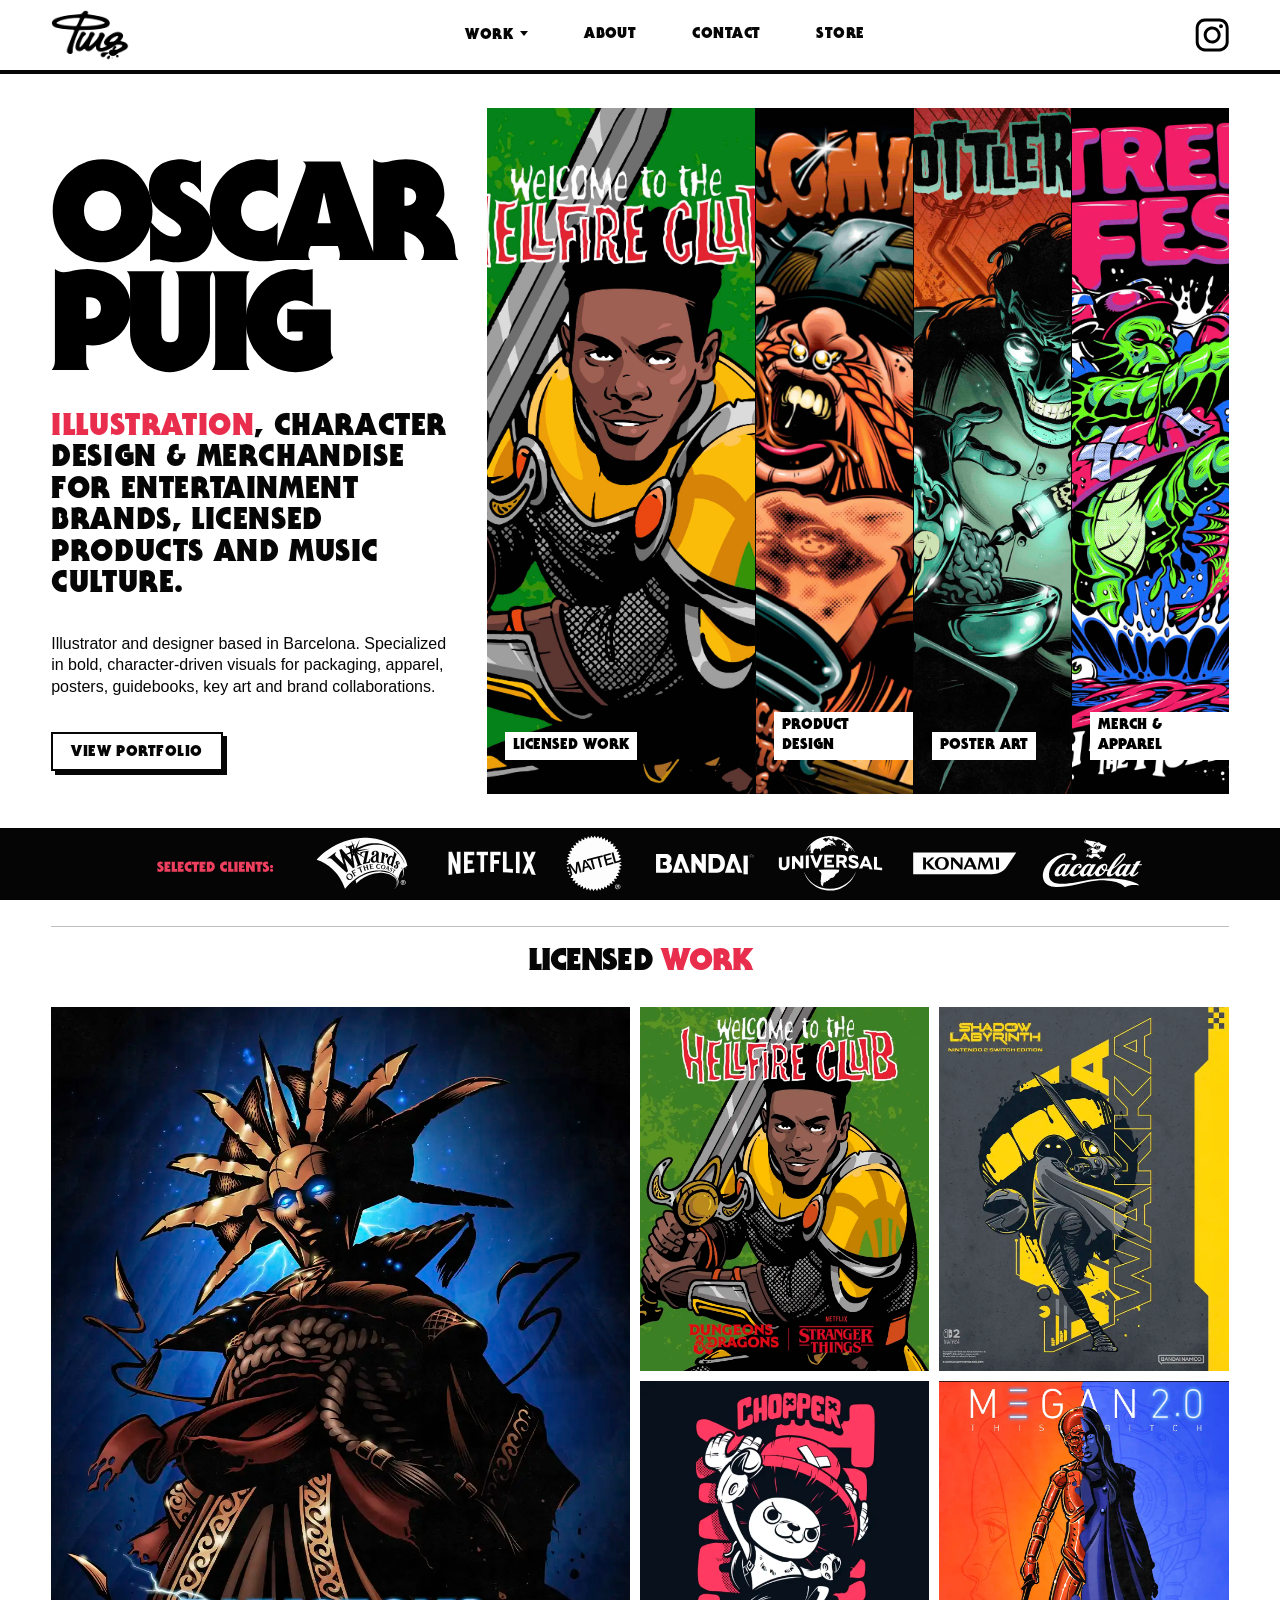
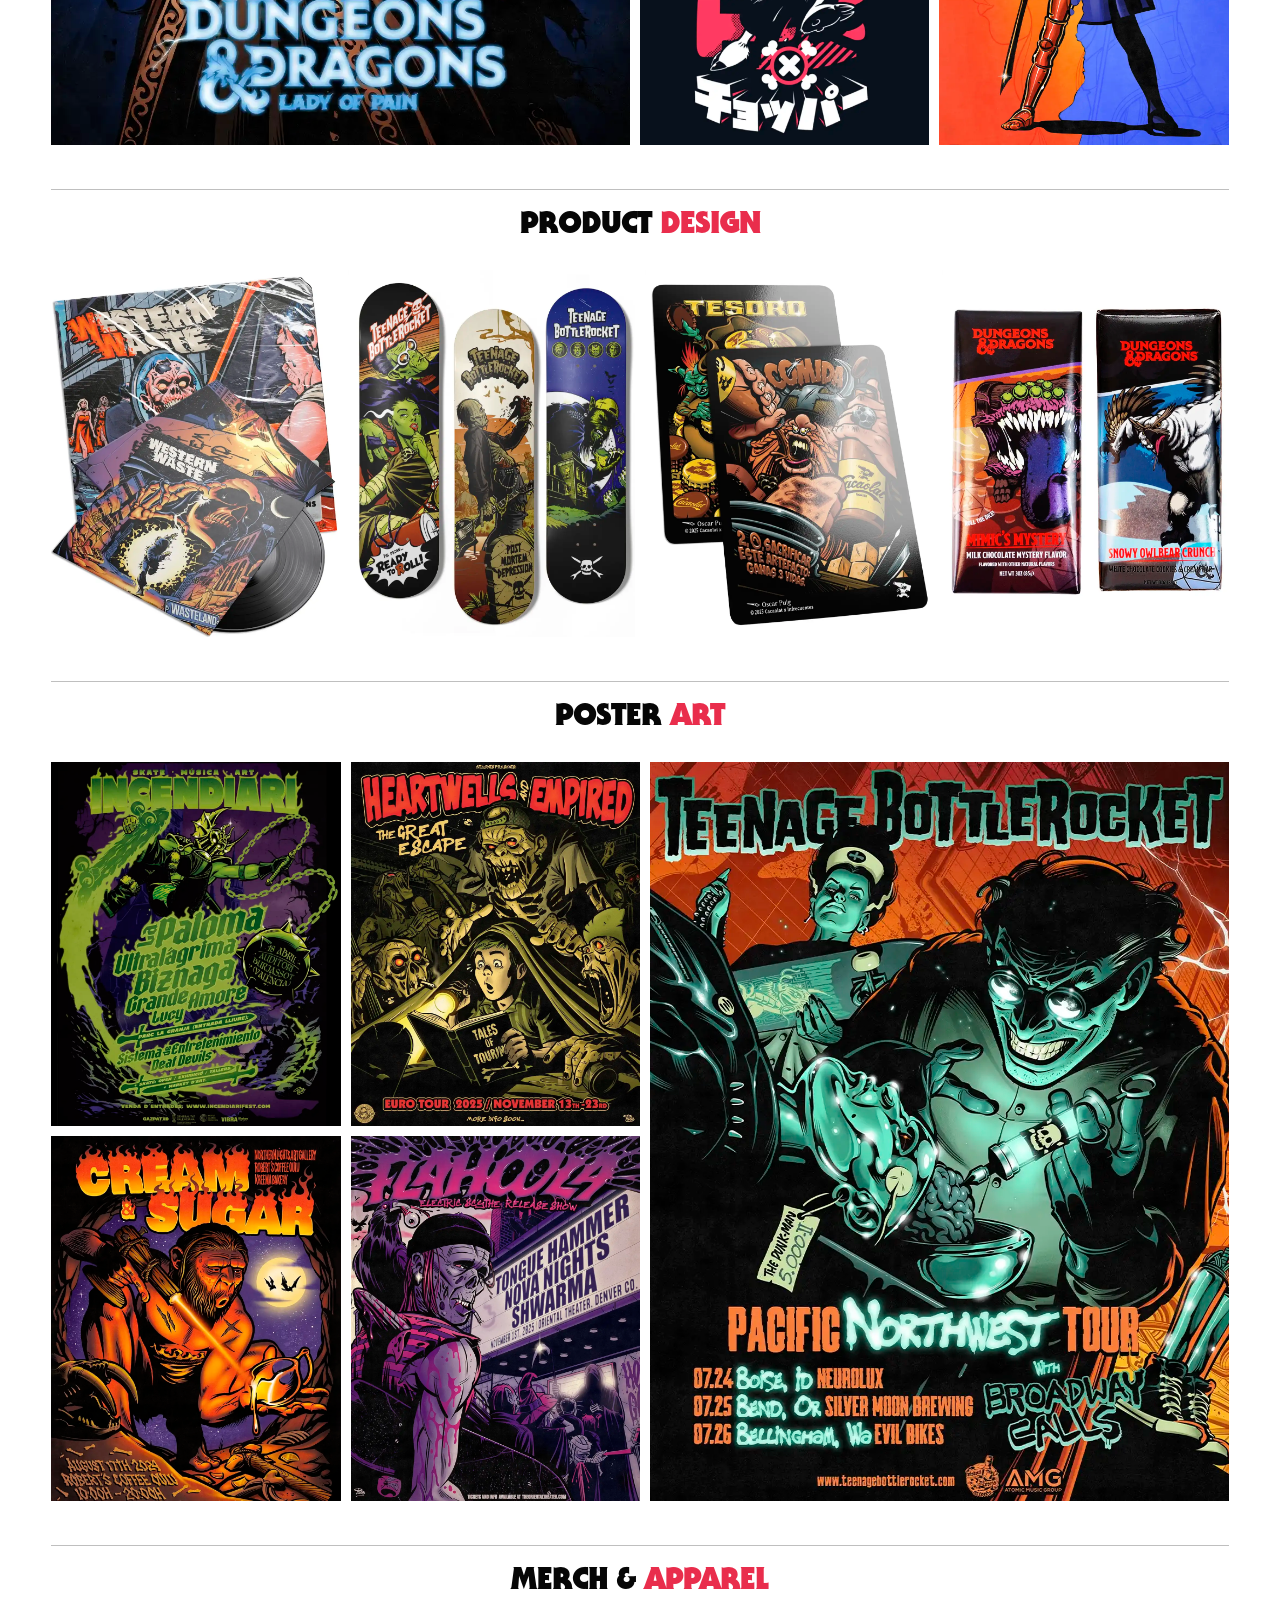
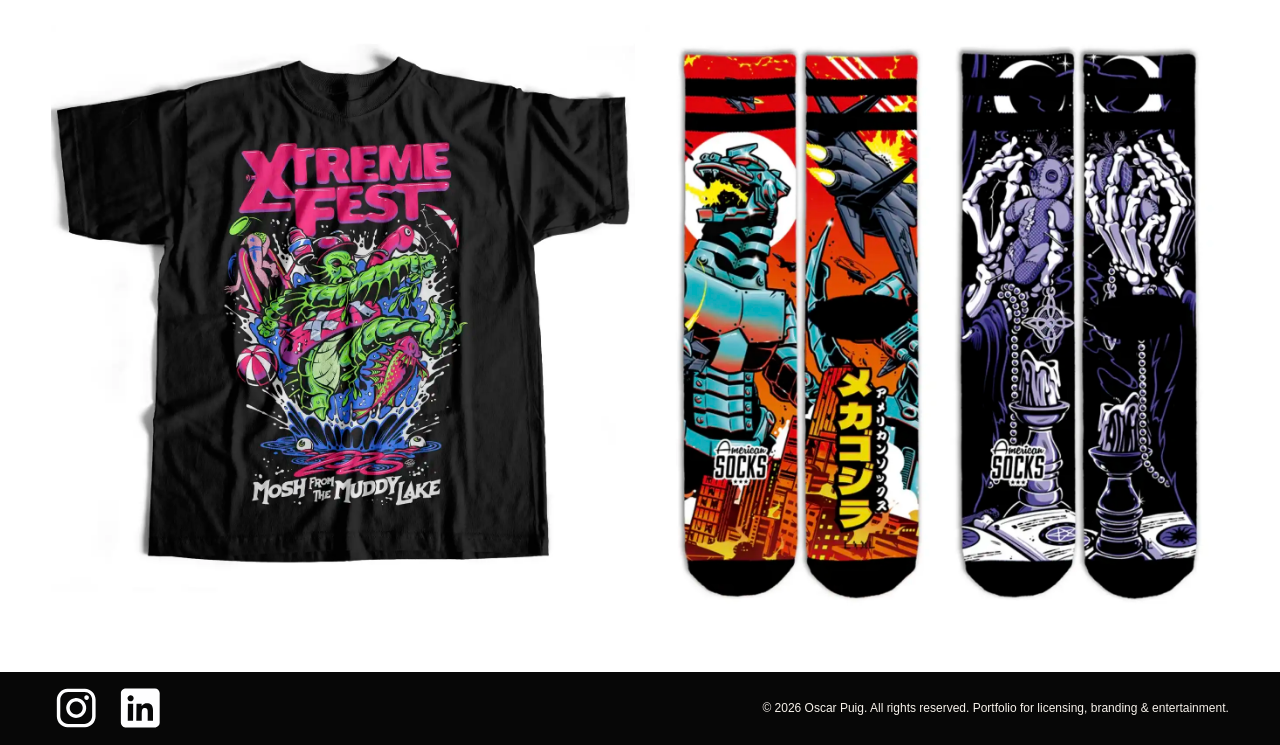
<file: index.html>
<!doctype html>
<html lang="es">
<head>
  <meta charset="utf-8">
  <meta name="viewport" content="width=device-width, initial-scale=1">
  <title>Oscar Puig — Portfolio</title>
  <meta name="description" content="Portfolio de ilustración, licensed work, apparel, poster art y packaging.">
<!-- Open Graph / Link Preview -->
  <meta property="og:title" content="Oscar Puig — Illustration & Character Design">
  <meta property="og:description" content="Illustration, character design and merchandise for entertainment brands, licensed products and music culture.">
  <meta property="og:image" content="https://oscarpuig.com/assets/img/social/og-image.jpg">
  <meta property="og:url" content="https://oscarpuig.com">
  <meta property="og:type" content="website">

  <!-- Twitter / X Preview -->
  <meta name="twitter:card" content="summary_large_image">
  <meta name="twitter:title" content="Oscar Puig — Illustration">
  <meta name="twitter:description" content="Illustration, character design and merchandise for entertainment brands, licensed products and music culture.">
  <meta name="twitter:image" content="https://oscarpuig.com/assets/img/social/og-image.jpg">

  <link rel="icon" type="image/png" href="assets/img/favicon/favicon.png">
  <link rel="stylesheet" href="assets/css/styles.css">
</head>

<body>
  <header class="site-header">
    <div class="nav-wrap">
      <a class="logo" href="index.html#home" aria-label="Ir a inicio">
        <img src="assets/img/logos/logo.gif" alt="OP">
      </a>

   <nav class="main-nav" aria-label="Navegación principal">
  <div class="nav-dropdown">
    <a class="nav-dropdown-trigger" href="index.html#licensed-work">
      Work
    </a>

    <div class="nav-dropdown-menu">
      <a href="index.html#licensed-work">Licensed Work</a>
      <a href="index.html#packaging">Product Design</a>
      <a href="index.html#poster-art">Poster Art</a>
      <a href="index.html#merch-apparel">Merch & Apparel</a>
    </div>
  </div>

  <a href="about.html">About</a>
  <a href="contact.html">Contact</a>
  <a href="https://lostmerch.com/collections/felina" target="_blank" rel="noopener">Store</a>
</nav>

      <a
        class="eye-link header-instagram"
        href="https://www.instagram.com/oscarpuig_bf/"
        target="_blank"
        rel="noopener"
        aria-label="Instagram"
      >
        <img src="assets/img/social/instagram-2.svg" alt="Instagram">
      </a>
    </div>
  </header>

  <main>
    <div class="index-screen">
      <section id="home" class="section hero" data-nav-section>
        <div class="hero-copy">
          <div class="intro-kicker"></div>

          <img
  class="hero-name-logo"
  src="assets/img/logos/logo-oscar.svg"
  alt="Oscar Puig"
>

          <p class="lead">
            <span class="accent-word">ILLUSTRATION</span>, CHARACTER DESIGN & MERCHANDISE FOR
            ENTERTAINMENT BRANDS, LICENSED PRODUCTS AND MUSIC CULTURE.
          </p>

          <p>
            Illustrator and designer based in Barcelona. Specialized in bold, character-driven visuals for packaging,
            apparel, posters, guidebooks, key art and brand collaborations.
          </p>

          <a class="hero-work-btn" href="#licensed-work">View Portfolio</a>
        </div>

        <div class="hero-cards" aria-label="Categorías de trabajo">
          <a class="hero-card" href="#licensed-work">
            <img src="assets/img/hero/licensed-work.jpg" alt="Licensed Work">
            <span class="hero-label">LICENSED WORK</span>
          </a>

          <a class="hero-card" href="#packaging">
            <img src="assets/img/hero/packaging.jpg" alt="Packaging">
            <span class="hero-label">PRODUCT DESIGN</span>
          </a>

          <a class="hero-card" href="#poster-art">
            <img src="assets/img/hero/poster-art.jpg" alt="Poster Art">
            <span class="hero-label">POSTER ART</span>
          </a>

          <a class="hero-card" href="#merch-apparel">
            <img src="assets/img/hero/merch-apparel.jpg" alt="Merch and Apparel">
            <span class="hero-label">MERCH & APPAREL</span>
          </a>
        </div>
      </section>

      <div class="brand-strip">
        <img src="assets/img/logos/brand-strip.svg" alt="Selected works and brand logos">
      </div>
    </div>

    <section id="licensed-work" class="section work-section" data-nav-section>
      <h2 class="section-title">Licensed <span>Work</span></h2>

      <div class="gallery licensed-grid">
        <article
          class="tile big"
          data-title="Dungeons & Dragons"
          data-desc="Character development for the Dungeons & Dragons ® Illustration Guide 2024–2025, featuring pose exploration and final vector deliverables."
          data-full="assets/img/projects/project-detail-01.webp"
        >
          <img src="assets/img/work/project-01.webp" alt="Dungeons & Dragons">

          <div class="tile-copy">
            <h3>Dungeons & Dragons</h3>
            <p>Character development & Illustration Guide.</p>
          </div>
        </article>

        <article
          class="tile"
          data-title="Welcome To The Hellfire Club"
          data-desc="Character development for the Stranger Things ®: Welcome to the Hellfire Club box set, including pose exploration and final vector assets created to match the game’s established illustration style."
          data-full="assets/img/projects/project-detail-02.webp"
        >
          <img src="assets/img/work/project-02.webp" alt="Stranger Things">

          <div class="tile-copy">
            <h3>Stranger Things</h3>
            <p>Welcome to the Hellfire Club Box Set.</p>
          </div>
        </article>

        <article
          class="tile"
          data-title="Shadow Labyrinth"
          data-desc="Character design development for Bandai Namco’s ® Shadow Labyrinth, including pose exploration and vector-style artwork for Sword Man and Gaya, created for merchandise applications. Final mockups by Fraktal Studio."
          data-full="assets/img/projects/project-detail-03.webp"
        >
          <img src="assets/img/work/project-03.webp" alt="Shadow Labyrinth">

          <div class="tile-copy">
            <h3>Shadow Labyrinth</h3>
            <p>Merch Guide & Character Development.</p>
          </div>
        </article>

        <article
          class="tile"
          data-title="Tony Tony Chopper"
          data-desc="Character development for One Piece Season 2, focusing on Tony Tony Chopper for merchandise and apparel applications. Work included exploration of both updated and classic visual styles, with the final direction leaning into the classic style. Mockups by Fraktal Studio."
          data-full="assets/img/projects/project-detail-04.webp"
        >
          <img src="assets/img/work/project-04.webp" alt="Tony Tony Chopper">

          <div class="tile-copy">
            <h3>One Piece</h3>
            <p>Tony Tony Chopper.</p>
          </div>
        </article>

        <article
          class="tile"
          data-title="M3GAN 2.0"
          data-desc="Developed visual explorations for the M3GAN 2.0 movie illustrated guide, focusing on simple vector line art and cyber-futuristic art applications."
          data-full="assets/img/projects/project-detail-05.webp"
        >
          <img src="assets/img/work/project-05.webp" alt="M3GAN 2.0">

          <div class="tile-copy">
            <h3>M3GAN 2.0</h3>
            <p>Visual explorations.</p>
          </div>
        </article>
      </div>
    </section>

    <section id="packaging" class="section work-section" data-nav-section>
      <h2 class="section-title">Product <span>Design<span></h2>

      <div class="gallery packaging-grid">
        <article
          class="tile"
          data-title="Album Artwork"
          data-desc="Album artwork and packaging design for music bands, including cover art, inlays, booklets, and additional visual assets for physical and digital releases."
          data-full="assets/img/projects/project-detail-14.webp"
        >
          <img src="assets/img/work/project-14.webp" alt="Album Artwork">

          <div class="tile-copy">
            <h3>Album Artwork</h3>
            <p>Cover Art & Packaging Design.</p>
          </div>
        </article>

        <article
          class="tile"
          data-title="Skateboard Decks"
          data-desc="Signature Teenage Bottlerocket Deck Collection through the years."
          data-full="assets/img/projects/project-detail-15.webp"
        >
          <img src="assets/img/work/project-15.webp" alt="Skateboard Decks">

          <div class="tile-copy">
            <h3>Skateboard Decks</h3>
            <p>Teenage Bottlerocket Deck Collection.</p>
          </div>
        </article>

        <article
          class="tile"
          data-title="MTG Custom Tokens"
          data-desc="Signature Food & Treasure Tokens for Cacaolat ® in collaboration with Infrecuentes as a promotional asset for Infrefest 2025."
          data-full="assets/img/projects/project-detail-16.webp"
        >
          <img src="assets/img/work/project-16.webp" alt="MTG Custom Tokens">

          <div class="tile-copy">
            <h3>Cards</h3>
            <p>MTG Custom Tokens.</p>
          </div>
        </article>

        <article
          class="tile"
          data-title="D&D Chocolate Bars"
          data-desc="Packaging design for Dungeons & Dragons ® chocolate bars, including Mimic’s Mystery Flavor & OwlBear Crunch."
          data-full="assets/img/projects/project-detail-17.webp"
        >
          <img src="assets/img/work/project-17.webp" alt="D&D Chocolate Bars">

          <div class="tile-copy">
            <h3>Chocolate Bars</h3>
            <p>D&D Chocolate Bars.</p>
          </div>
        </article>
      </div>
    </section>

    <section id="poster-art" class="section work-section" data-nav-section>
      <h2 class="section-title">Poster <span>Art</span></h2>

      <div class="gallery poster-grid">
        <article
          class="tile"
          data-title="Incendiary Fest"
          data-desc="Poster art for Incendiary Fest 2026, Valencia, Spain."
          data-full="assets/img/projects/project-detail-09.webp"
        >
          <img src="assets/img/work/project-09.webp" alt="Incendiary Fest">

          <div class="tile-copy">
            <h3>Incendiary Fest</h3>
            <p>Edition 2026.</p>
          </div>
        </article>

        <article
          class="tile"
          data-title="Heartwells & Empired"
          data-desc="Poster art for Heartwells & Empired co-headline Europe Tour 2025."
          data-full="assets/img/projects/project-detail-10.webp"
        >
          <img src="assets/img/work/project-10.webp" alt="Heartwells and Empired">

          <div class="tile-copy">
            <h3>Heartwells & Empired</h3>
            <p>Europe Tour 2025.</p>
          </div>
        </article>

        <article
          class="tile big"
          data-title="Teenage Bottlerocket"
          data-desc="Poster art collection for Teenage Bottlerocket's several tours through the years."
          data-full="assets/img/projects/project-detail-13.webp"
        >
          <img src="assets/img/work/project-13.webp" alt="Teenage Bottlerocket">

          <div class="tile-copy">
            <h3>Teenage Bottlerocket</h3>
            <p>Band Poster Collection.</p>
          </div>
        </article>

        <article
          class="tile"
          data-title="Cream & Sugar"
          data-desc="Poster art for Northern Light's fest Cream & Sugar, 2024, Sweden."
          data-full="assets/img/projects/project-detail-11.webp"
        >
          <img src="assets/img/work/project-11.webp" alt="Cream and Sugar">

          <div class="tile-copy">
            <h3>Cream & Sugar</h3>
            <p>Northern Lights.</p>
          </div>
        </article>

        <article
          class="tile"
          data-title="Flahoola"
          data-desc="Poster art for Electryc Scythe's Release Show, 2025, Denver."
          data-full="assets/img/projects/project-detail-12.webp"
        >
          <img src="assets/img/work/project-12.webp" alt="Flahoola">

          <div class="tile-copy">
            <h3>Flahoola</h3>
            <p>Electryc Scythe Release Show.</p>
          </div>
        </article>
      </div>
    </section>

    <section id="merch-apparel" class="section work-section" data-nav-section>
      <h2 class="section-title">Merch & <span>Apparel</span></h2>

      <div class="gallery merch-grid">
        <article
          class="tile"
          data-title="T-Shirt Design"
          data-desc="Illustrated T-shirt design for apparel and merchandise, developing bold, wearable graphics adapted for print production."
          data-full="assets/img/projects/project-detail-06.webp"
        >
          <img src="assets/img/work/project-06.webp" alt="T-Shirt Design">

          <div class="tile-copy">
            <h3>T-Shirt Design</h3>
            <p>T-shirt graphics and print-ready artwork.</p>
          </div>
        </article>

        <article
          class="tile"
          data-title="American Socks"
          data-desc="Custom sock design for American Socks’ 2025–2026 collection, featuring the Mechagodzilla Mid High and Voodoo Mid High designs."
          data-full="assets/img/projects/project-detail-07.webp"
        >
          <img src="assets/img/work/project-07.webp" alt="American Socks">

          <div class="tile-copy">
            <h3>American Socks</h3>
            <p>Signature sock collection.</p>
          </div>
        </article>
      </div>
    </section>
  </main>

  <div class="modal" id="projectModal" aria-hidden="true">
    <div class="modal-card" role="dialog" aria-modal="true" aria-labelledby="modalTitle">
      <button class="modal-close" type="button" aria-label="Cerrar">×</button>

      <div class="modal-content">
        <div class="modal-image">
          <img id="modalImg" alt="">
        </div>

        <div class="modal-text">
          <h2 id="modalTitle">Project</h2>
          <p id="modalDesc">Descripción del proyecto.</p>
        </div>
      </div>
    </div>
  </div>

  <footer class="site-footer">
    <div class="footer-inner">
      <div class="footer-socials">
        <a href="https://www.instagram.com/oscarpuigdraws/" target="_blank" rel="noopener" aria-label="Instagram">
          <img src="assets/img/social/instagram.svg" alt="Instagram">
        </a>

        <a href="https://www.linkedin.com/" target="_blank" rel="noopener" aria-label="LinkedIn">
          <img src="assets/img/social/linkedin.svg" alt="LinkedIn">
        </a>
      </div>

      <div class="footer-copy">
        © 2026 Oscar Puig. All rights reserved. Portfolio for licensing, branding & entertainment.
      </div>
    </div>
  </footer>

  <script src="assets/js/main.js"></script>
</body>
</html>
</file>
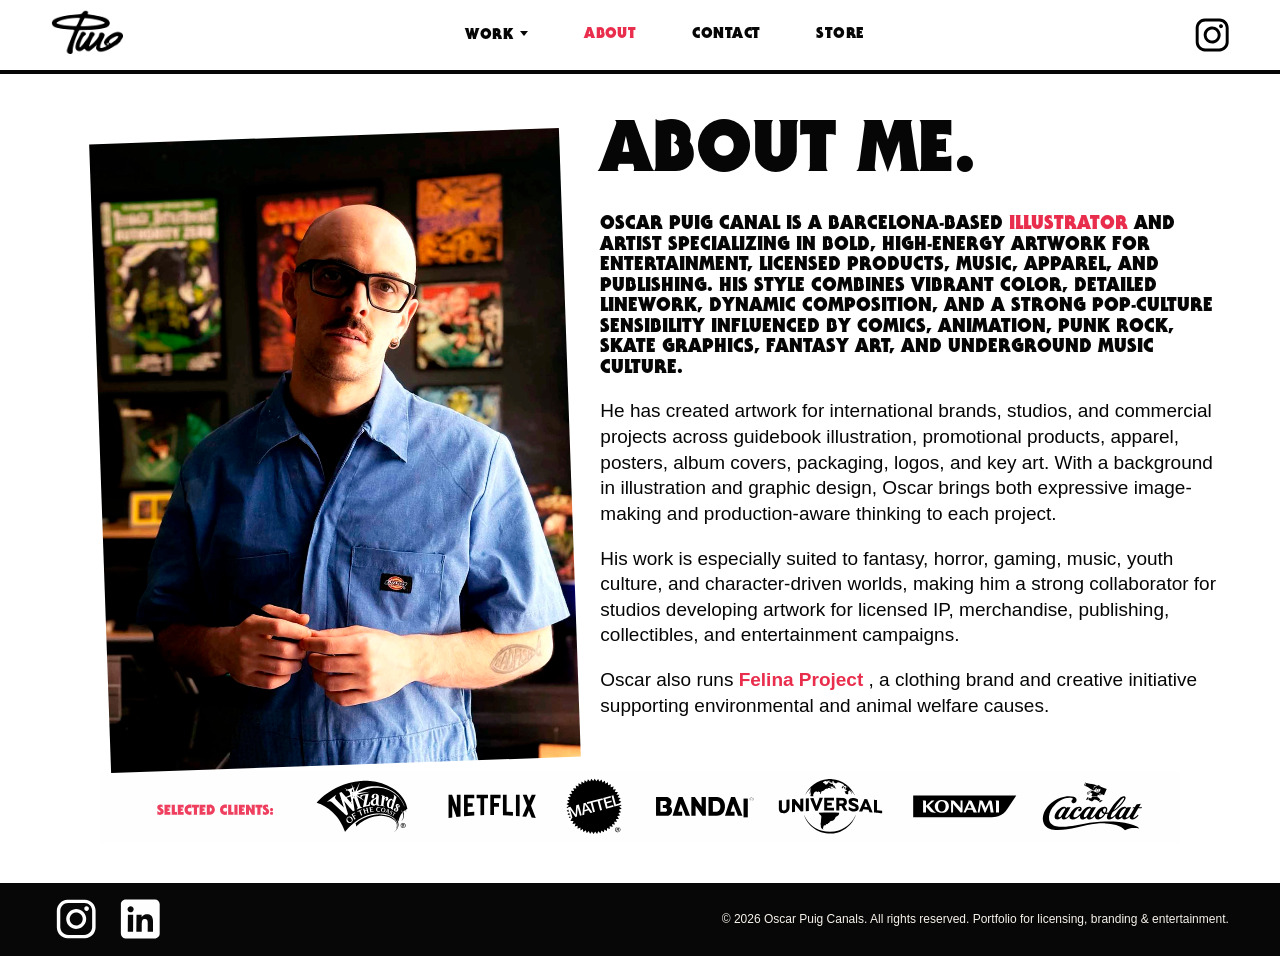
<file: about.html>
<!doctype html>
<html lang="es">
<head>
  <meta charset="utf-8">
  <meta name="viewport" content="width=device-width, initial-scale=1">
  <title>Oscar Puig - About</title>
  <link rel="stylesheet" href="assets/css/styles.css">
<!-- Open Graph / Link Preview -->
  <meta property="og:title" content="Oscar Puig — Illustration & Character Design">
  <meta property="og:description" content="Illustration, character design and merchandise for entertainment brands, licensed products and music culture.">
  <meta property="og:image" content="https://oscarpuig.com/assets/img/social/og-image.jpg">
  <meta property="og:url" content="https://oscarpuig.com">
  <meta property="og:type" content="website">

  <!-- Twitter / X Preview -->
  <meta name="twitter:card" content="summary_large_image">
  <meta name="twitter:title" content="Oscar Puig — Illustration & Character Design">
  <meta name="twitter:description" content="Illustration, character design and merchandise for entertainment brands, licensed products and music culture.">
  <meta name="twitter:image" content="https://oscarpuig.com/assets/img/social/og-image.jpg">

  <link rel="icon" type="image/png" href="assets/img/favicon/favicon.png">
  <link rel="stylesheet" href="assets/css/styles.css">
</head>

<body>
  <header class="site-header">
  <div class="nav-wrap">
    <a class="logo" href="index.html#home" aria-label="Ir a inicio">
      <img src="assets/img/logos/logo.gif" alt="OP">
    </a>

<nav class="main-nav" aria-label="Navegación principal">
  <div class="nav-dropdown">
    <a class="nav-dropdown-trigger" href="index.html#licensed-work">
      Work
    </a>

    <div class="nav-dropdown-menu">
      <a href="index.html#licensed-work">Licensed Work</a>
      <a href="index.html#packaging">Product Design</a>
      <a href="index.html#poster-art">Poster Art</a>
      <a href="index.html#merch-apparel">Merch & Apparel</a>
    </div>
  </div>

  <a class="active" href="about.html">About</a>
  <a href="contact.html">Contact</a>
  <a href="https://lostmerch.com/collections/felina" target="_blank" rel="noopener">Store</a>
</nav>
    <a
      class="eye-link header-instagram"
      href="https://www.instagram.com/oscarpuig_bf/"
      target="_blank"
      rel="noopener"
      aria-label="Instagram"
    >
      <img src="assets/img/social/instagram-2.svg" alt="Instagram">
    </a>
  </div>
</header>

  <main class="section about-page">
    <section class="about-hero">
      <div class="photo-tape">
        <img src="assets/img/about/profile-placeholder.webp" alt="Oscar Puig">
      </div>

      <div class="about-copy">
        <h1>About Me.</h1>

        <p class="bold-intro">
          Oscar Puig Canal is a Barcelona-based <span>illustrator</span> and artist specializing in bold, high-energy artwork for entertainment, licensed products, music, apparel, and publishing. His style combines vibrant color, detailed linework, dynamic composition, and a strong pop-culture sensibility influenced by comics, animation, punk rock, skate graphics, fantasy art, and underground music culture.
        </p>

        <p>
          He has created artwork for international brands, studios, and commercial projects across guidebook illustration, promotional products, apparel, posters, album covers, packaging, logos, and key art. With a background in illustration and graphic design, Oscar brings both expressive image-making and production-aware thinking to each project.
        </p>

        <p>
          His work is especially suited to fantasy, horror, gaming, music, youth culture, and character-driven worlds, making him a strong collaborator for studios developing artwork for licensed IP, merchandise, publishing, collectibles, and entertainment campaigns. 

        <p>
          Oscar also runs <a class="about-link" href="https://lostmerch.com/collections/felina" target="_blank" rel="noopener">
  <strong>Felina Project</strong>
</a>, a clothing brand and creative initiative supporting environmental and animal welfare causes.
        </p>
      </div>
    </section>
  </main>

  <div class="brand-strip brand-strip-about">
  <img src="assets/img/logos/brand-strip-about.svg" alt="Selected works and brand logos">
</div>

  <footer class="site-footer">
    <div class="footer-inner">
      <div class="footer-socials">
        <a href="https://www.instagram.com/oscarpuigdraws/" target="_blank" rel="noopener" aria-label="Instagram">
          <img src="assets/img/social/instagram.svg" alt="Instagram">
        </a>

        <a href="https://www.linkedin.com/" target="_blank" rel="noopener" aria-label="LinkedIn">
          <img src="assets/img/social/linkedin.svg" alt="LinkedIn">
        </a>
      </div>

      <div class="footer-copy">
        © 2026 Oscar Puig Canals. All rights reserved. Portfolio for licensing, branding & entertainment.
      </div>
    </div>
  </footer>

  <script src="assets/js/main.js"></script>
</body>
</html>
</file>
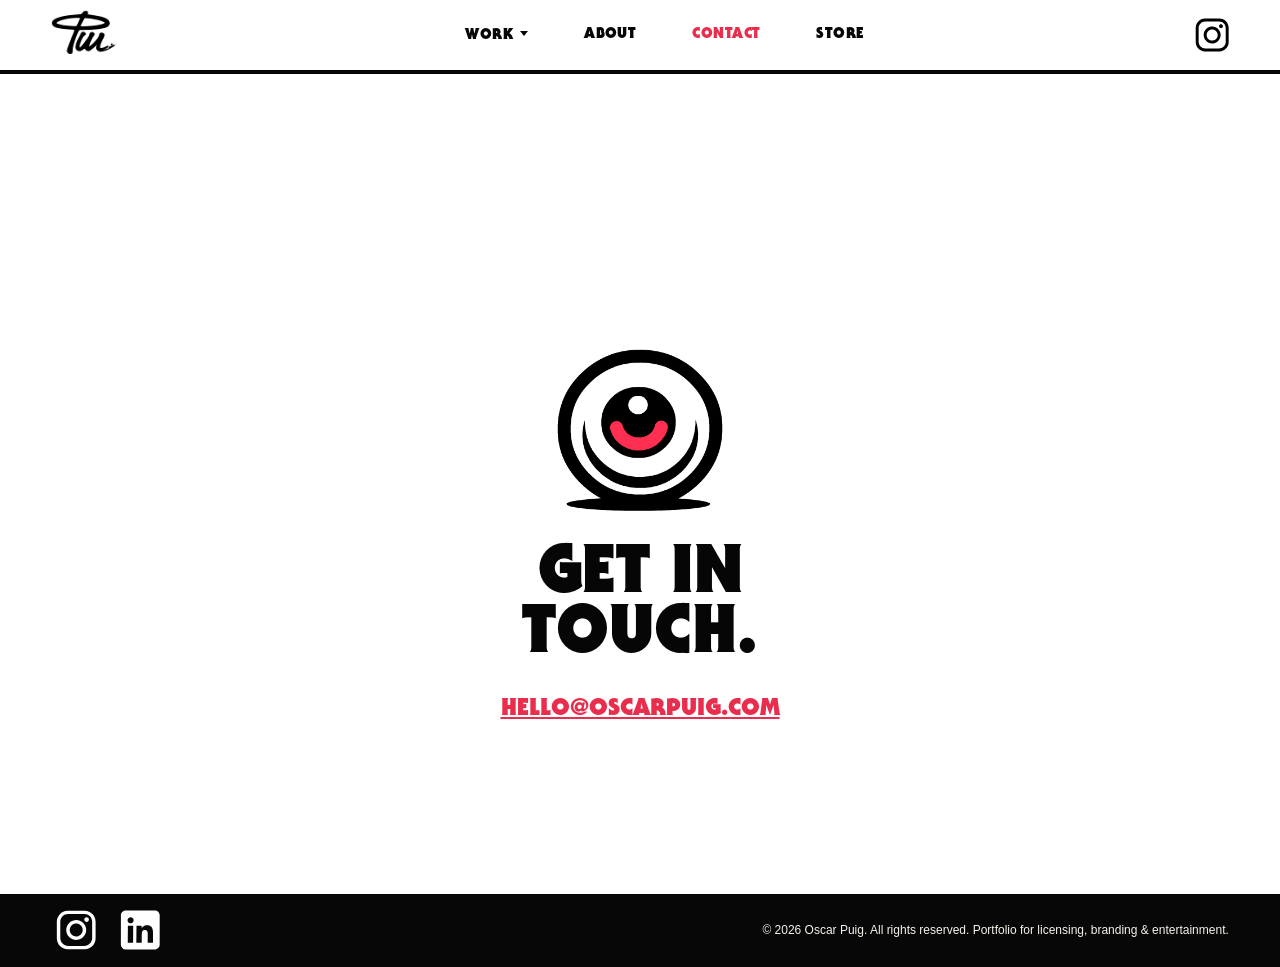
<file: contact.html>
<!doctype html>
<html lang="es">
<head>
  <meta charset="utf-8">
  <meta name="viewport" content="width=device-width, initial-scale=1">
  <title>Oscar Puig - Contact</title>
  <link rel="stylesheet" href="assets/css/styles.css">
<!-- Open Graph / Link Preview -->
  <meta property="og:title" content="Oscar Puig — Illustration & Character Design">
  <meta property="og:description" content="Illustration, character design and merchandise for entertainment brands, licensed products and music culture.">
  <meta property="og:image" content="https://oscarpuig.com/assets/img/social/og-image.jpg">
  <meta property="og:url" content="https://oscarpuig.com">
  <meta property="og:type" content="website">

  <!-- Twitter / X Preview -->
  <meta name="twitter:card" content="summary_large_image">
  <meta name="twitter:title" content="Oscar Puig — Illustration & Character Design">
  <meta name="twitter:description" content="Illustration, character design and merchandise for entertainment brands, licensed products and music culture.">
  <meta name="twitter:image" content="https://oscarpuig.com/assets/img/social/og-image.jpg">

  <link rel="icon" type="image/png" href="assets/img/favicon/favicon.png">
  <link rel="stylesheet" href="assets/css/styles.css">
</head>

<body>
  <header class="site-header">
  <div class="nav-wrap">
    <a class="logo" href="index.html#home" aria-label="Ir a inicio">
      <img src="assets/img/logos/logo.gif" alt="OP">
    </a>

    <nav class="main-nav" aria-label="Navegación principal">
  <div class="nav-dropdown">
    <a class="nav-dropdown-trigger" href="index.html#licensed-work">
      Work
    </a>

    <div class="nav-dropdown-menu">
      <a href="index.html#licensed-work">Licensed Work</a>
      <a href="index.html#packaging">Product Design</a>
      <a href="index.html#poster-art">Poster Art</a>
      <a href="index.html#merch-apparel">Merch & Apparel</a>
    </div>
  </div>

  <a href="about.html">About</a>
  <a class="active" href="contact.html">Contact</a>
  <a href="https://lostmerch.com/collections/felina" target="_blank" rel="noopener">Store</a>
</nav>

    <a
      class="eye-link header-instagram"
      href="https://www.instagram.com/oscarpuig_bf/"
      target="_blank"
      rel="noopener"
      aria-label="Instagram"
    >
      <img src="assets/img/social/instagram-2.svg" alt="Instagram">
    </a>
  </div>
</header>

  <main class="contact-page">
    <section class="contact-box">
      <img class="contact-eye" src="assets/img/logos/eye.gif" alt="">

      <h1>
        Get In<br>
         Touch.
      </h1>

      <a class="contact-email" href="mailto:oscarpuigdraws@gmail.com">
  hello@oscarpuig.com
</a>
    </section>
  </main>

 <footer class="site-footer">
  <div class="footer-inner">
    <div class="footer-socials">
      <a href="https://www.instagram.com/oscarpuigdraws/" target="_blank" rel="noopener" aria-label="Instagram">
        <img src="assets/img/social/instagram.svg" alt="Instagram">
      </a>

      <a href="https://www.linkedin.com/" target="_blank" rel="noopener" aria-label="LinkedIn">
        <img src="assets/img/social/linkedin.svg" alt="LinkedIn">
      </a>
    </div>

    <div class="footer-copy">
      © 2026 Oscar Puig. All rights reserved. Portfolio for licensing, branding & entertainment.
    </div>
  </div>
</footer>
  <script src="assets/js/main.js"></script>
</body>
</html>
</file>
<file: assets/css/styles.css>
@font-face{
  font-family:'ITC Serif Gothic Std Black';
  src:url('../fonts/ITCSerifGothicStdBlack.woff2') format('woff2');
  font-weight:900;
  font-style:normal;
  font-display:swap;
}

/* ============================= */
/* VARIABLES */
/* ============================= */

:root{
  --paper:#ffffff;
  --ink:#060606;
  --muted:#3c3c3c;
  --accent:#e92d4c;
  --line:#0b0b0b;
  --max:1500px;
  --header-real-h:74px;
  --brand-strip-h:clamp(56px, 8svh, 82px);
  --display:'ITC Serif Gothic Std Black','Arial Black',Impact,sans-serif;
  --body:Arial,Helvetica,sans-serif;
}

/* ============================= */
/* BASE */
/* ============================= */

*{
  box-sizing:border-box;
}

html{
  scroll-behavior:smooth;
  background:#070707;
  overflow-y:scroll;
}

body{
  margin:0;
  background:linear-gradient(
    to bottom,
    var(--paper) 0%,
    var(--paper) calc(100% - 72px),
    #070707 calc(100% - 72px),
    #070707 100%
  );
  color:var(--ink);
  font-family:var(--body);
  font-size:16px;
  line-height:1.35;
}

img{
  max-width:100%;
}

.accent-word{
  color:var(--accent);
}

/* ============================= */
/* HEADER */
/* ============================= */

.site-header{
  position:sticky;
  top:0;
  z-index:50;
  background:#ffffff;
  border-bottom:4px solid var(--ink);
  transition:transform .28s ease,box-shadow .28s ease;
}

.site-header.hide{
  transform:translateY(-105%);
}

.nav-wrap{
  width:100%;
  max-width:var(--max);
  margin:0 auto;
  height:70px;
  padding:0 clamp(22px,4vw,68px);
  display:grid;
  grid-template-columns:120px minmax(0,1fr) 70px;
  align-items:center;
}

.logo{
  justify-self:start;
  display:inline-flex;
  width:84px;
  align-items:center;
  background:transparent;
  isolation:auto;
}

.logo img{
  width:78px;
  height:auto;
  display:block;
  mix-blend-mode:multiply;
  filter:contrast(1.15);
}

.main-nav{
  justify-self:center;
  display:flex;
  justify-content:center;
  align-items:center;
  gap:56px;
}

.main-nav a{
  font-family:var(--display);
  font-size:15px;
  color:var(--ink);
  text-decoration:none;
  text-transform:uppercase;
  letter-spacing:.03em;
  transition:color .18s ease;
}

.main-nav a:hover,
.main-nav a.active{
  color:var(--accent);
}

.eye-link{
  justify-self:end;
}

.eye-link.header-instagram{
  justify-self:end;
  width:70px;
  height:70px;
  display:flex;
  align-items:center;
  justify-content:flex-end;
}

.eye-link.header-instagram img{
  width:34px;
  height:34px;
  display:block;
  object-fit:contain;
}

.header-instagram:hover{
  opacity:.75;
}

/* ============================= */
/* NAV DROPDOWN WORK */
/* ============================= */

.nav-dropdown{
  position:relative;
  display:flex;
  align-items:center;
  height:auto;
}

.nav-dropdown-trigger{
  border:0;
  background:transparent;
  padding:0;
  cursor:pointer;

  display:inline-flex;
  align-items:center;
  height:auto;
  line-height:1;

  font-family:var(--display);
  font-size:15px;
  color:var(--ink);
  text-decoration:none;
  text-transform:uppercase;
  letter-spacing:.03em;
}

.nav-dropdown-trigger:hover{
  color:var(--accent);
}

.nav-dropdown::after{
  content:"";
  position:absolute;
  left:0;
  right:0;
  top:100%;
  height:18px;
  background:transparent;
}

.nav-dropdown-menu{
  position:absolute;
  top:calc(100% + 14px);
  left:50%;
  transform:translateX(-50%);

  min-width:210px;
  padding:12px 0;

  background:#ffffff;
  border:2px solid var(--ink);
  box-shadow:4px 4px 0 var(--ink);

  display:flex;
  flex-direction:column;
  gap:0;

  opacity:0;
  visibility:hidden;
  pointer-events:none;

  transition:
    opacity .18s ease,
    visibility .18s ease;

  z-index:80;
}

.nav-dropdown-menu a{
  display:block;
  padding:10px 16px 8px;

  font-family:var(--display);
  font-size:13px;
  line-height:1;
  text-align:left;
  white-space:nowrap;

  color:var(--ink);
  text-decoration:none;
  text-transform:uppercase;
  letter-spacing:.03em;
}

.nav-dropdown-menu a:hover{
  background:var(--accent);
  color:#fff;
}

.nav-dropdown:hover .nav-dropdown-menu,
.nav-dropdown:focus-within .nav-dropdown-menu{
  opacity:1;
  visibility:visible;
  pointer-events:auto;
}

.nav-dropdown.force-close .nav-dropdown-menu{
  opacity:0 !important;
  visibility:hidden !important;
  pointer-events:none !important;
}

.nav-dropdown-trigger::after{
  content:"";
  display:inline-block;
  width:0;
  height:0;
  margin-left:7px;
  transform:translateY(-2px);

  border-left:4px solid transparent;
  border-right:4px solid transparent;
  border-top:5px solid currentColor;
}

/* ============================= */
/* GENERAL SECTIONS */
/* ============================= */

.section{
  max-width:var(--max);
  margin:0 auto;
  padding:32px clamp(24px,4vw,68px);
}

/* ============================= */
/* INDEX FIRST SCREEN */
/* ============================= */

.index-screen{
  height:calc(100svh - var(--header-real-h));
  min-height:560px;
  display:grid;
  grid-template-rows:minmax(0, 1fr) var(--brand-strip-h);
  overflow:hidden;
}

.index-screen .hero{
  min-height:0;
  height:100%;
  max-height:none;

  padding-top:clamp(12px, 2.4svh, 32px);
  padding-bottom:clamp(12px, 2.4svh, 32px);

  overflow:hidden;
}

.index-screen .brand-strip{
  height:var(--brand-strip-h);
  min-height:var(--brand-strip-h);
  max-height:var(--brand-strip-h);

  position:relative;
  z-index:2;
}

.index-screen + .work-section{
  margin-top:0;
}

/* ============================= */
/* HERO */
/* ============================= */

.hero{
  display:grid;
  grid-template-columns:minmax(260px,410px) minmax(520px,1fr);
  gap:clamp(18px, 2vw, 28px);
  align-items:center;
  overflow:hidden;
}

.hero-copy{
  min-width:0;
}

.intro-kicker{
  font-family:var(--display);
  color:var(--accent);
  font-size:17px;
  margin-bottom:24px !important;
}

.hero h1{
  font-family:var(--display);
  font-size:clamp(68px,9vw,126px);
  line-height:.72;
  margin:0 0 4px !important;
  text-transform:uppercase;
  letter-spacing:-.06em;
}

.hero h1 span{
  display:block;
}

.hero h1 span:first-child{
  margin-bottom:18px;
}

.hero-name-logo{
  display:block;
  width:min(100%, 410px);
  max-width:410px;
  height:auto;
  margin:0 0 18px;
}

.hero .lead{
  max-width:510px;
  font-family:var(--display);
  font-weight:900;
  font-size:30px;
  line-height:1.05;
  letter-spacing:.02em;
  text-transform:uppercase;
  margin-top:0 !important;
}

.hero .lead.lead-accent{
  color:#ef3f5f !important;
}

.hero-copy > p:not(.lead){
  max-width:500px;
}

/* ============================= */
/* WORK BUTTON */
/* ============================= */

.hero-work-btn{
  display:inline-flex;
  align-items:center;
  justify-content:center;
  margin-top:18px;
  padding:11px 18px 9px;
  background:#fff;
  color:var(--ink);
  border:2px solid var(--ink);
  font-family:var(--display);
  font-size:15px;
  line-height:1;
  text-transform:uppercase;
  text-decoration:none;
  letter-spacing:.03em;
  box-shadow:4px 4px 0 var(--ink);
  transition:
    background .2s ease,
    color .2s ease,
    transform .2s ease,
    box-shadow .2s ease;
}

.hero-work-btn:hover{
  background:var(--accent);
  color:#fff;
  transform:translate(2px,2px);
  box-shadow:2px 2px 0 var(--ink);
}

/* ============================= */
/* HERO CARDS — ACCORDION SOLO DESKTOP */
/* ============================= */

.hero-cards{
  min-width:0;
  height:100%;
  min-height:0;
  max-height:none;
  display:grid;
  grid-template-columns:1.7fr 1fr 1fr 1fr;
  gap:0;
  align-items:stretch;
  overflow:hidden;
  padding:12px 0;
  background:transparent;
  border:0;
  transition:grid-template-columns .45s cubic-bezier(.22,.61,.36,1);
}

.hero-cards:hover{
  grid-template-columns:1fr 1fr 1fr 1fr;
}

.hero-cards:has(.hero-card:nth-child(1):hover){
  grid-template-columns:2.25fr .82fr .82fr .82fr;
}

.hero-cards:has(.hero-card:nth-child(2):hover){
  grid-template-columns:.82fr 2.25fr .82fr .82fr;
}

.hero-cards:has(.hero-card:nth-child(3):hover){
  grid-template-columns:.82fr .82fr 2.25fr .82fr;
}

.hero-cards:has(.hero-card:nth-child(4):hover){
  grid-template-columns:.82fr .82fr .82fr 2.25fr;
}

.hero-card{
  position:relative;
  display:block;
  height:100%;
  min-width:0;
  overflow:hidden;
  background:#000;
  text-decoration:none;
  border:0;
  border-left:1px solid var(--ink);
  transform:none;
  margin:0;
  clip-path:none;
  isolation:isolate;
}

.hero-card:first-child{
  border-left:0;
}

.hero-card::before,
.hero-card::after{
  display:none;
}

.hero-card:not(:first-child){
  border-left:1px solid var(--ink);
}

.hero-card img{
  width:100%;
  height:100%;
  max-width:none;
  display:block;
  object-fit:cover;
  object-position:center;
  transform:scale(1.02);
  filter:saturate(.96) contrast(.99);
  transition:
    transform .55s cubic-bezier(.22,.61,.36,1),
    filter .35s ease;
}

.hero-card:hover img{
  transform:scale(1.09);
  filter:saturate(1.04) contrast(1.03);
}

.hero-label{
  position:absolute;
  left:18px;
  bottom:34px;
  z-index:8;
  background:#fff;
  color:#000;
  font-family:var(--display);
  font-size:15px;
  padding:4px 8px;
  transform:none;
}

/* ============================= */
/* BRAND STRIP */
/* ============================= */

.brand-strip{
  width:100%;
  height:var(--brand-strip-h);
  background:#050505;
  display:flex;
  align-items:center;
  justify-content:center;
  overflow:hidden;
  padding:0 clamp(18px, 3vw, 32px);
}

.brand-strip img{
  display:block;
  width:auto;
  height:auto;
  max-width:100%;
  max-height:125%;
  object-fit:contain;
}

.brand-strip-about{
  background:#fff;
}

/* ============================= */
/* WORK SECTIONS */
/* ============================= */

.section-title{
  font-family:var(--display);
  font-size:31px;
  text-align:center;
  margin:0 auto 22px;
  text-transform:uppercase;
  border-top:1px solid rgba(0,0,0,.25);
  padding-top:16px;
  letter-spacing:-.03em;
}

.section-title span{
  color:var(--accent);
}

.work-section{
  padding-top:26px;
  padding-bottom:18px;
}

.gallery{
  width:100%;
  display:grid;
  gap:10px;
  align-items:stretch;
  grid-auto-flow:dense;
}

.tile{
  position:relative;
  overflow:hidden;
  background:#111;
  cursor:pointer;
  min-height:0;
  aspect-ratio:4 / 5;
}

.tile.big{
  grid-row:span 2;
}

.tile.wide{
  grid-column:auto;
}

.tile img{
  width:100%;
  height:100%;
  display:block;
  object-fit:cover;
  object-position:center center;
  transition:transform .45s ease,filter .45s ease;
}

.tile::after{
  content:"";
  position:absolute;
  inset:0;
  background:rgba(0,0,0,0);
  transition:background .35s ease;
}

.tile:hover img{
  transform:scale(1.07);
  filter:brightness(.65);
}

.tile:hover::after{
  background:rgba(0,0,0,.28);
}

.tile-copy{
  position:absolute;
  inset:0;
  z-index:2;
  color:#fff;
  display:flex;
  flex-direction:column;
  align-items:center;
  justify-content:center;
  text-align:center;
  padding:24px;
  opacity:0;
  transform:translateY(8px);
  transition:opacity .25s ease,transform .25s ease;
}

.tile:hover .tile-copy{
  opacity:1;
  transform:translateY(0);
}

.tile-copy h3{
  font-family:var(--display);
  font-size:clamp(18px,2.2vw,34px);
  line-height:.9;
  margin:0 0 8px;
  text-transform:uppercase;
}

.tile-copy p{
  font-size:16px;
  max-width:330px;
  margin:0;
}

/* Licensed Work */
.licensed-grid{
  grid-template-columns:2fr 1fr 1fr;
  grid-template-rows:repeat(2,1fr);
  grid-auto-rows:1fr;
  aspect-ratio:1.595 / 1;
}

.licensed-grid .tile{
  aspect-ratio:auto;
}

.licensed-grid .big{
  grid-column:1;
  grid-row:1 / span 2;
}

/* Merch & Apparel */
.merch-grid{
  grid-template-columns:repeat(2,1fr);
  grid-template-rows:1fr;
  aspect-ratio:2 / 1;
}

.merch-grid .tile{
  aspect-ratio:auto;
}

/* Poster Art */
.poster-grid{
  grid-template-columns:1fr 1fr 2fr;
  grid-template-rows:repeat(2,1fr);
  aspect-ratio:1.595 / 1;
}

.poster-grid .tile{
  aspect-ratio:auto;
}

.poster-grid .big{
  grid-column:3;
  grid-row:1 / span 2;
}

/* Packaging */
.packaging-grid{
  grid-template-columns:repeat(4,1fr);
  grid-template-rows:1fr;
  aspect-ratio:3.205 / 1;
}

.packaging-grid .tile{
  aspect-ratio:auto;
}

/* ============================= */
/* MODAL — PROYECTOS */
/* ============================= */

.modal{
  position:fixed;
  inset:0;
  z-index:100;
  display:flex;
  align-items:flex-start;
  justify-content:center;
  padding:62px 28px 46px;
  background:rgba(0,0,0,.85);
  overflow:auto;
  opacity:0;
  visibility:hidden;
  pointer-events:none;
  transition:
    opacity .35s ease,
    visibility .35s ease;
}

.modal.open{
  opacity:1;
  visibility:visible;
  pointer-events:auto;
}

.modal-card{
  position:relative;
  width:min(1080px,92vw);
  background:transparent;
  border:0;
  box-shadow:none;
  overflow:visible;
  opacity:0;
  transform:translateY(28px) scale(.97);
  transition:
    opacity .45s ease,
    transform .45s cubic-bezier(.22,.61,.36,1);
}

.modal.open .modal-card{
  opacity:1;
  transform:translateY(0) scale(1);
}

.modal-close{
  position:sticky;
  top:18px;
  left:100%;
  z-index:120;
  width:42px;
  height:42px;
  margin-left:auto;
  margin-right:-8px;
  margin-bottom:10px;
  border:0;
  background:transparent;
  color:#fff;
  font-family:var(--display);
  font-size:42px;
  line-height:1;
  cursor:pointer;
  transition:
    transform .2s ease,
    opacity .2s ease;
}

.modal-close:hover{
  transform:scale(1.12);
  opacity:.75;
}

.modal-content{
  display:flex;
  flex-direction:column;
  align-items:center;
  gap:22px;
}

.modal-text{
  order:-1;
  width:75%;
  padding:0;
  color:#fff;
  text-align:center;
  background:transparent;
}

.modal-text h2{
  font-family:var(--display);
  font-size:clamp(20px,2.6vw,36px);
  line-height:.9;
  margin:0 0 8px;
  text-transform:uppercase;
  color:#fff;
}

.modal-text p{
  max-width:600px;
  margin:0 auto;
  font-size:15px;
  line-height:1.35;
  color:#fff;
  background:transparent;
}

.modal-text .store-note{
  display:none;
}

.modal-image{
  width:100%;
  min-height:0;
  display:flex;
  justify-content:center;
  align-items:flex-start;
  background:transparent;
  overflow:visible;
}

.modal-image img{
  display:block;
  width:60%;
  max-width:900px;
  height:auto;
  max-height:none;
  object-fit:contain;
  background:transparent;
  box-shadow:none;
  opacity:0;
  transform:scale(.96);
  transition:
    opacity .5s ease .08s,
    transform .5s cubic-bezier(.22,.61,.36,1) .08s;
}

.modal.open .modal-image img{
  opacity:1;
  transform:scale(1);
}

/* ============================= */
/* ABOUT */
/* ============================= */

.contact-page{
  min-height:calc(100vh - 120px);
}

.about-page{
  min-height:0;
  padding-top:26px;
  padding-bottom:0;
}

.about-hero{
  display:grid;
  grid-template-columns:minmax(320px, .95fr) minmax(460px, 1.15fr);
  gap:30px;
  align-items:start;
  border-bottom:0;
  padding-top:26px;
  padding-bottom:6px;
}

.about-page + .brand-strip{
  margin-top:0;
}

.photo-tape{
  position:relative;
  justify-self:end;
  align-self:start;
  width:min(100%, 470px);
  margin:10px 0 0 0;
  transform:rotate(-2deg);
}

.photo-tape img{
  width:100%;
  display:block;
  border:0;
  box-shadow:0 2px 8px rgba(0,0,0,0);
}

.about-copy{
  justify-self:start;
  max-width:680px;
}

.about-copy h1{
  font-family:var(--display);
  font-size:72px;
  line-height:.85;
  margin:0 0 28px;
  text-transform:uppercase;
}

.contact-box h1{
  font-family:var(--display);
  font-size:44px;
  margin:0 0 25px;
  text-transform:uppercase;
}

.bold-intro{
  font-family:var(--display);
  font-size:19px;
  line-height:1.08;
  text-transform:uppercase;
}

.bold-intro span,
.red{
  color:var(--accent);
}

.about-copy p{
  font-size:19px;
  max-width:620px;
}

.about-link{
  color:var(--accent);
  text-decoration:none;
}

.about-link:hover{
  color:var(--ink);
  text-decoration:underline;
}

.brand-logos{
  display:flex;
  flex-wrap:wrap;
  gap:18px 28px;
  margin-top:30px;
  font-family:var(--display);
  font-size:22px;
  align-items:center;
}

.caption{
  font-family:'Comic Sans MS',cursive;
  font-size:27px;
  text-align:center;
  background:#ede5da;
  padding:8px 18px;
  width:max-content;
  margin:-8px auto 0;
  position:relative;
}

/* ============================= */
/* CONTACT */
/* ============================= */

.contact-page{
  display:grid;
  place-items:center;
  text-align:center;
  padding-top:60px;
}

.contact-box{
  transform:translateY(-20px);
}

.contact-eye{
  width:170px;
  margin:0 auto 28px;
}

.contact-box h1{
  font-size:68px;
  line-height:.88;
}

.contact-email{
  font-family:var(--display);
  color:var(--accent);
  font-size:24px;
  text-transform:uppercase;
}

.contact-email:hover{
  color:#000;
}

/* ============================= */
/* FOOTER */
/* ============================= */

.site-footer{
  background:#070707;
  color:#f7f2eb;
  margin-top:40px;
  margin-bottom:0;
  border-bottom:1px solid #070707;
}

.footer-inner{
  max-width:var(--max);
  min-height:72px;
  margin:0 auto;
  padding:0 clamp(24px,4vw,68px);
  display:flex;
  align-items:center;
  justify-content:space-between;
  gap:24px;
  font-size:12px;
}

.footer-socials{
  display:flex;
  align-items:center;
  justify-content:flex-start;
  gap:14px;
}

.footer-socials a{
  width:50px;
  height:50px;
  display:grid;
  place-items:center;
  text-decoration:none;
  transition:
    transform .2s ease,
    opacity .2s ease;
}

.footer-socials a:hover{
  transform:translateY(-2px);
  opacity:.75;
}

.footer-socials img{
  width:40px;
  height:40px;
  display:block;
  object-fit:contain;
}

.footer-copy{
  margin-left:auto;
  text-align:right;
  max-width:720px;
}

/* ============================= */
/* PANTALLAS BAJAS — PORTÁTILES */
/* ============================= */

@media (max-height:760px) and (min-width:981px){
  .index-screen{
    height:calc(100svh - var(--header-real-h));
    min-height:0;
  }

  .index-screen .hero{
    padding-top:clamp(8px, 1.8svh, 18px);
    padding-bottom:clamp(8px, 1.8svh, 18px);
  }

  .hero{
    gap:22px;
  }

  .hero-name-logo{
    max-width:330px;
    margin-bottom:14px;
  }

  .hero h1{
    font-size:clamp(58px,7vw,96px);
  }

  .hero .lead{
    font-size:23px;
    line-height:1.04;
    max-width:430px;
  }

  .hero-copy > p:not(.lead){
    font-size:14px;
    line-height:1.28;
    max-width:430px;
  }

  .hero-work-btn{
    margin-top:12px;
    padding:9px 15px 8px;
    font-size:13px;
  }

  .hero-cards{
    height:100%;
    padding:0;
  }

  .brand-strip{
    height:var(--brand-strip-h);
  }

  .brand-strip img{
    max-height:100%;
  }
}

@media (max-height:650px) and (min-width:981px){
  .index-screen .hero{
    padding-top:8px;
    padding-bottom:8px;
  }

  .hero-name-logo{
    max-width:285px;
    margin-bottom:10px;
  }

  .hero .lead{
    font-size:20px;
    max-width:390px;
  }

  .hero-copy > p:not(.lead){
    font-size:13px;
    line-height:1.25;
    max-width:390px;
  }

  .hero-cards{
    height:100%;
  }

  .brand-strip{
    height:var(--brand-strip-h);
  }

  .brand-strip img{
    max-height:100%;
  }
}

/* ============================= */
/* RESPONSIVE TABLET */
/* ============================= */

@media (max-width:980px){
  :root{
    --brand-strip-h:70px;
  }

  .nav-wrap{
    grid-template-columns:80px 1fr;
  }

  .header-instagram,
  .eye-link.header-instagram{
    display:none !important;
  }

  .main-nav{
    gap:22px;
  }

  .index-screen{
    height:auto;
    min-height:0;
    display:flex;
    flex-direction:column;
    overflow:visible;
  }

  .index-screen .hero{
    min-height:auto;
    height:auto;
    padding-top:34px;
    padding-bottom:24px;
    overflow:visible;
  }

  .hero{
    grid-template-columns:1fr;
    gap:18px;
    min-height:auto;
    height:auto;
    max-height:none;
    padding-top:34px;
    padding-bottom:24px;
    overflow:visible;
  }

  .hero-cards,
  .index-screen .hero-cards{
    height:520px;
    min-height:0;
    max-height:none;
    overflow:hidden;
    padding:0;
    gap:4px;
    grid-template-columns:repeat(4,1fr) !important;
    transition:none !important;
  }

  .hero-cards:hover,
  .hero-cards:has(.hero-card:nth-child(1):hover),
  .hero-cards:has(.hero-card:nth-child(2):hover),
  .hero-cards:has(.hero-card:nth-child(3):hover),
  .hero-cards:has(.hero-card:nth-child(4):hover){
    grid-template-columns:repeat(4,1fr) !important;
  }

  .hero-card,
  .hero-card:first-child,
  .hero-card:nth-child(2),
  .hero-card:nth-child(3),
  .hero-card:nth-child(4){
    transform:none !important;
    margin:0 !important;
    clip-path:none !important;
  }

  .hero-card img,
  .hero-card:hover img{
    width:100%;
    height:100%;
    transform:scale(1.02) !important;
    filter:saturate(.96) contrast(.99) !important;
  }

  .hero-label{
    left:0;
    transform:none;
  }

  .index-screen .brand-strip{
    flex-basis:auto;
    height:70px;
  }

  .licensed-grid,
  .poster-grid,
  .merch-grid,
  .packaging-grid{
    aspect-ratio:auto;
    grid-template-columns:1fr 1fr;
    grid-template-rows:none;
    grid-auto-rows:auto;
  }

  .licensed-grid .tile,
  .poster-grid .tile,
  .merch-grid .tile,
  .packaging-grid .tile{
    aspect-ratio:4 / 5;
  }

  .licensed-grid .big,
  .poster-grid .big{
    grid-column:auto;
    grid-row:auto;
  }

  .about-hero{
    grid-template-columns:1fr;
    gap:34px;
    padding-top:28px;
    padding-bottom:8px;
  }

  .photo-tape{
    justify-self:center;
    width:min(100%, 520px);
    margin:0;
  }

  .about-copy{
    justify-self:center;
    max-width:680px;
  }

  .modal-content{
    grid-template-columns:1fr;
  }
}

/* ============================= */
/* RESPONSIVE MOBILE */
/* ============================= */

@media (max-width:640px){
  .nav-wrap{
    height:auto;
    grid-template-columns:1fr;
    padding:12px 18px;
    text-align:center;
  }

  .logo{
    justify-self:center;
    width:84px;
    height:auto;
  }

  .logo img{
    width:78px;
    max-width:78px;
    height:auto;
    display:block;
  }

  .header-instagram,
  .eye-link.header-instagram{
    display:none !important;
  }

  .main-nav{
    width:100%;
    display:flex;
    flex-wrap:wrap;
    justify-content:center;
    align-items:center;
    gap:18px;
    margin:6px 0;
  }

  .nav-dropdown{
    width:auto;
    flex:0 0 auto;
    flex-direction:row;
    align-items:center;
    justify-content:center;
  }

  .nav-dropdown::after{
    display:none;
  }

  .nav-dropdown-trigger{
    height:auto;
    display:inline-flex;
    align-items:center;
    justify-content:center;
  }

  .nav-dropdown-menu{
    position:absolute;
    top:calc(100% + 8px);
    left:50%;
    transform:translateX(-50%);

    width:max-content;
    min-width:190px;
    margin-top:0;
    padding:10px 0;

    border:2px solid var(--ink);
    box-shadow:4px 4px 0 var(--ink);
    background:#fff;

    display:none;
    flex-direction:column;
    align-items:stretch;
    gap:0;

    opacity:1;
    visibility:visible;
    pointer-events:auto;
    z-index:90;
  }

  .nav-dropdown.open .nav-dropdown-menu{
    display:flex;
  }

  .nav-dropdown.open .nav-dropdown-trigger::after{
    transform:translateY(-2px) rotate(180deg);
  }

  .nav-dropdown:hover .nav-dropdown-menu{
    display:none;
  }

  .nav-dropdown.open:hover .nav-dropdown-menu{
    display:flex;
  }

  .nav-dropdown-menu a{
    display:block;
    text-align:left;
    font-size:12px;
    padding:9px 14px 7px;
    white-space:nowrap;
  }

  .nav-dropdown-menu a:hover{
    background:var(--accent);
    color:#fff;
  }

  .section.hero{
    padding-top:28px;
    padding-bottom:24px;
  }

  .hero{
    grid-template-columns:1fr;
    gap:22px;
    overflow:visible;
  }

  .hero h1{
    font-size:68px;
  }

  .hero-name-logo{
    width:min(100%, 330px);
    max-width:330px;
    margin:0 0 18px;
  }

  .hero .lead{
    font-size:24px;
    max-width:100%;
  }

  .hero-copy > p:not(.lead){
    max-width:100%;
  }

  .hero-cards,
  .index-screen .hero-cards{
    grid-template-columns:1fr 1fr !important;
    height:auto;
    gap:4px;
    padding:0;
    overflow:visible;
    transition:none !important;
  }

  .hero-cards:hover,
  .hero-cards:has(.hero-card:nth-child(1):hover),
  .hero-cards:has(.hero-card:nth-child(2):hover),
  .hero-cards:has(.hero-card:nth-child(3):hover),
  .hero-cards:has(.hero-card:nth-child(4):hover){
    grid-template-columns:1fr 1fr !important;
  }

  .hero-card{
    height:300px;
  }

  .hero-card img,
  .hero-card:hover img{
    transform:scale(1.02) !important;
    filter:saturate(.96) contrast(.99) !important;
  }

  .index-screen .brand-strip{
    height:70px;
  }

  .brand-strip{
    padding:0 18px;
  }

  .licensed-grid,
  .merch-grid,
  .poster-grid,
  .packaging-grid{
    grid-template-columns:1fr!important;
  }

  .licensed-grid .tile,
  .poster-grid .tile,
  .merch-grid .tile,
  .packaging-grid .tile{
    aspect-ratio:4 / 5;
  }

  .about-hero{
    gap:26px;
    padding-top:24px;
    padding-bottom:8px;
  }

  .photo-tape{
    width:100%;
  }

  .about-copy h1{
    font-size:38px;
  }

  .about-copy p{
    font-size:17px;
  }

  .bold-intro{
    font-size:17px;
  }

  .brand-logos{
    font-size:18px;
    gap:14px 22px;
  }

  .contact-box h1{
    font-size:48px;
  }

  .contact-email{
    font-size:17px;
  }

  .modal{
    padding:72px 18px 36px;
  }

  .modal-card{
    width:92vw;
  }

  .modal-close{
    top:14px;
    right:auto;
    left:auto;
    margin-right:0;
    font-size:42px;
  }

  .modal-content{
    gap:18px;
  }

  .modal-text{
    width:100%;
  }

  .modal-text h2{
    font-size:34px;
  }

  .modal-text p{
    font-size:14px;
  }

  .modal-image img{
    width:100%;
    max-width:100%;
    max-height:none;
  }

  .footer-inner{
    flex-direction:column;
    justify-content:center;
    text-align:center;
    gap:10px;
    padding-top:16px;
    padding-bottom:16px;
  }

  .footer-socials{
    justify-content:center;
  }

  .footer-copy{
    margin-left:0;
    text-align:center;
  }
}
</file>
